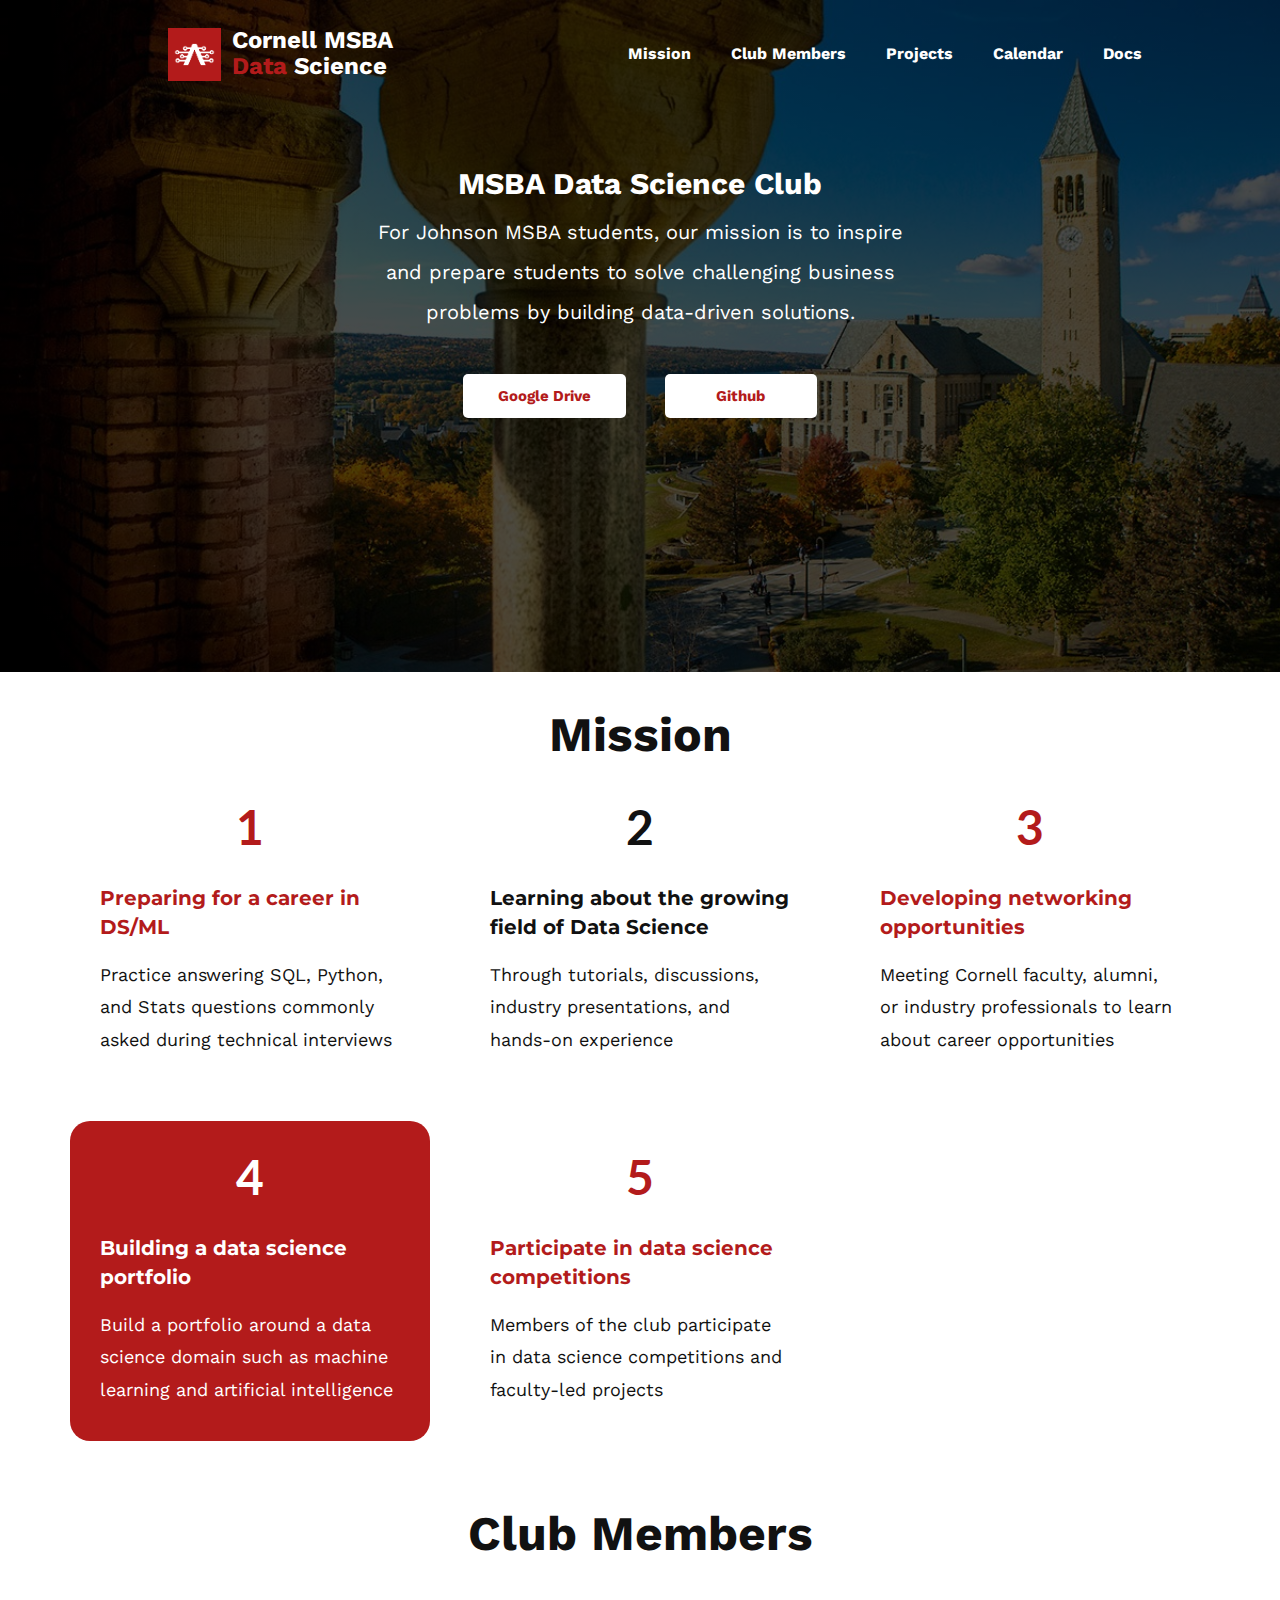
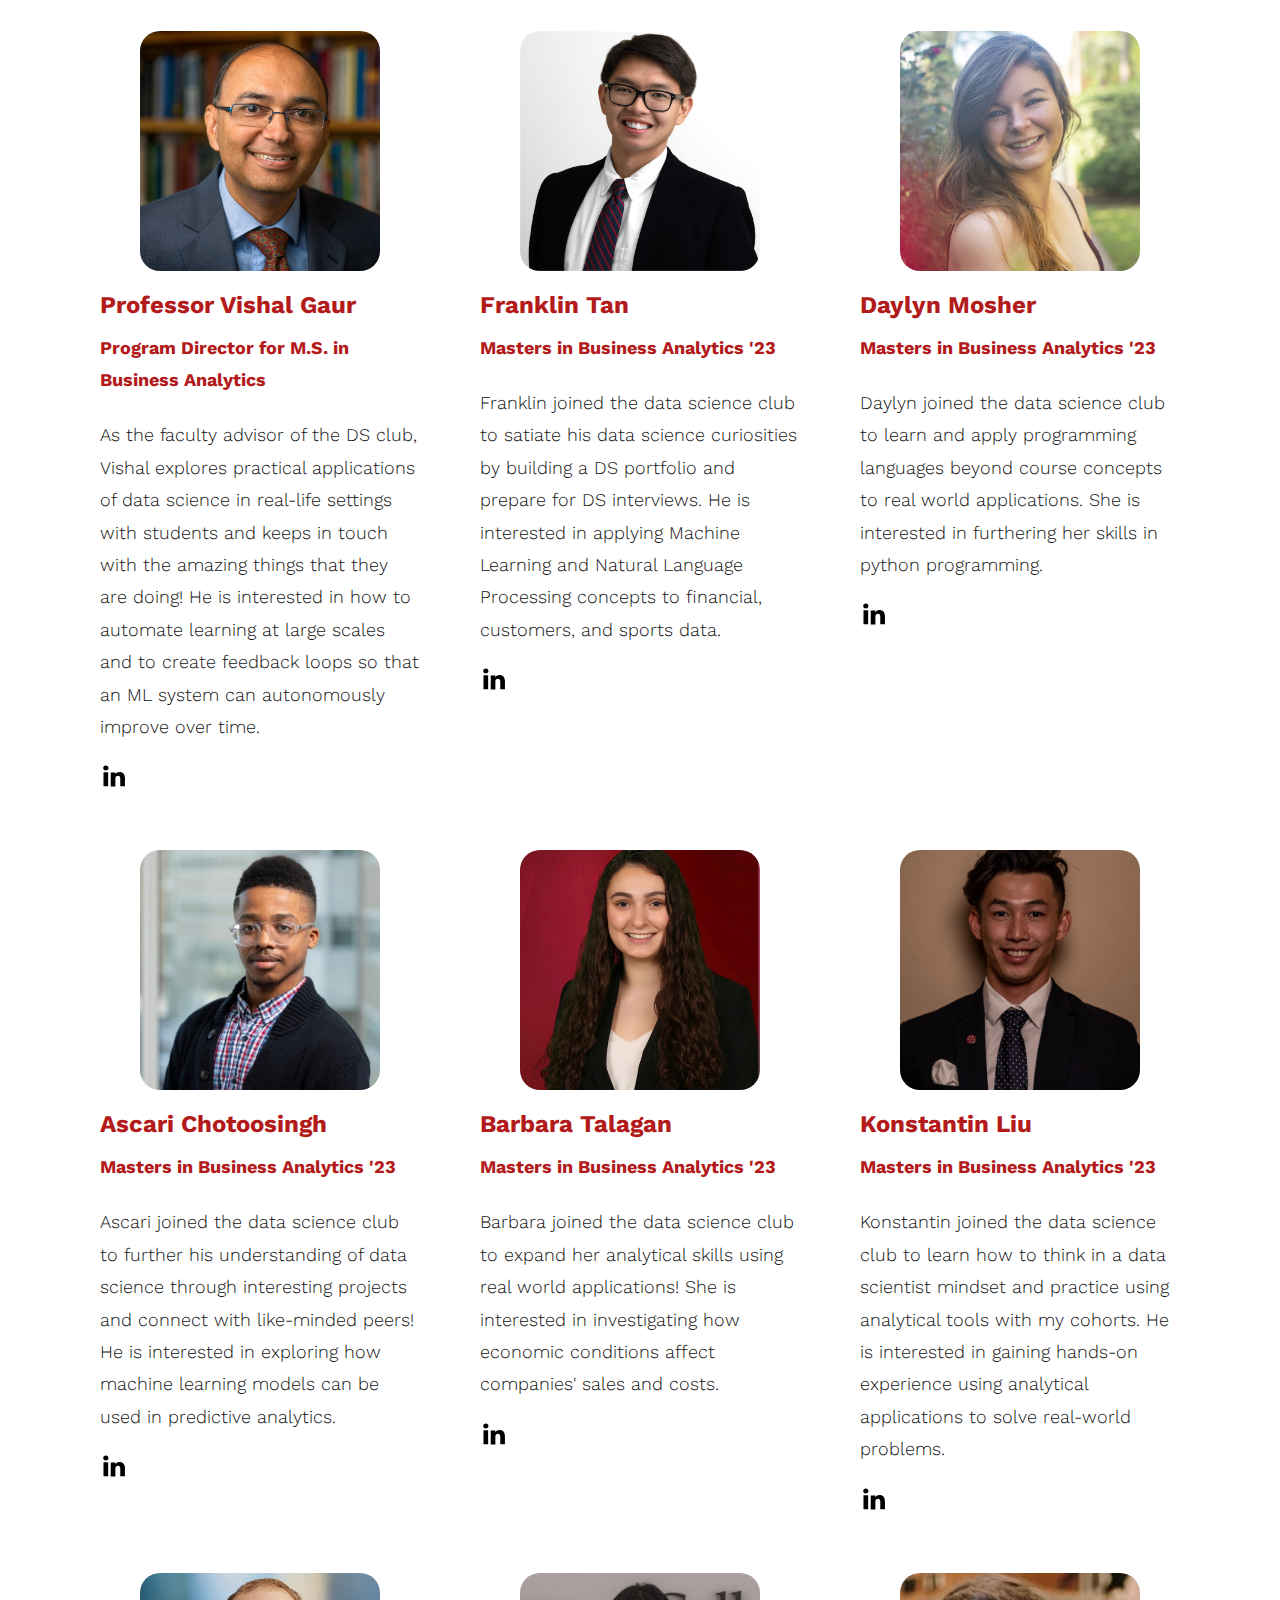
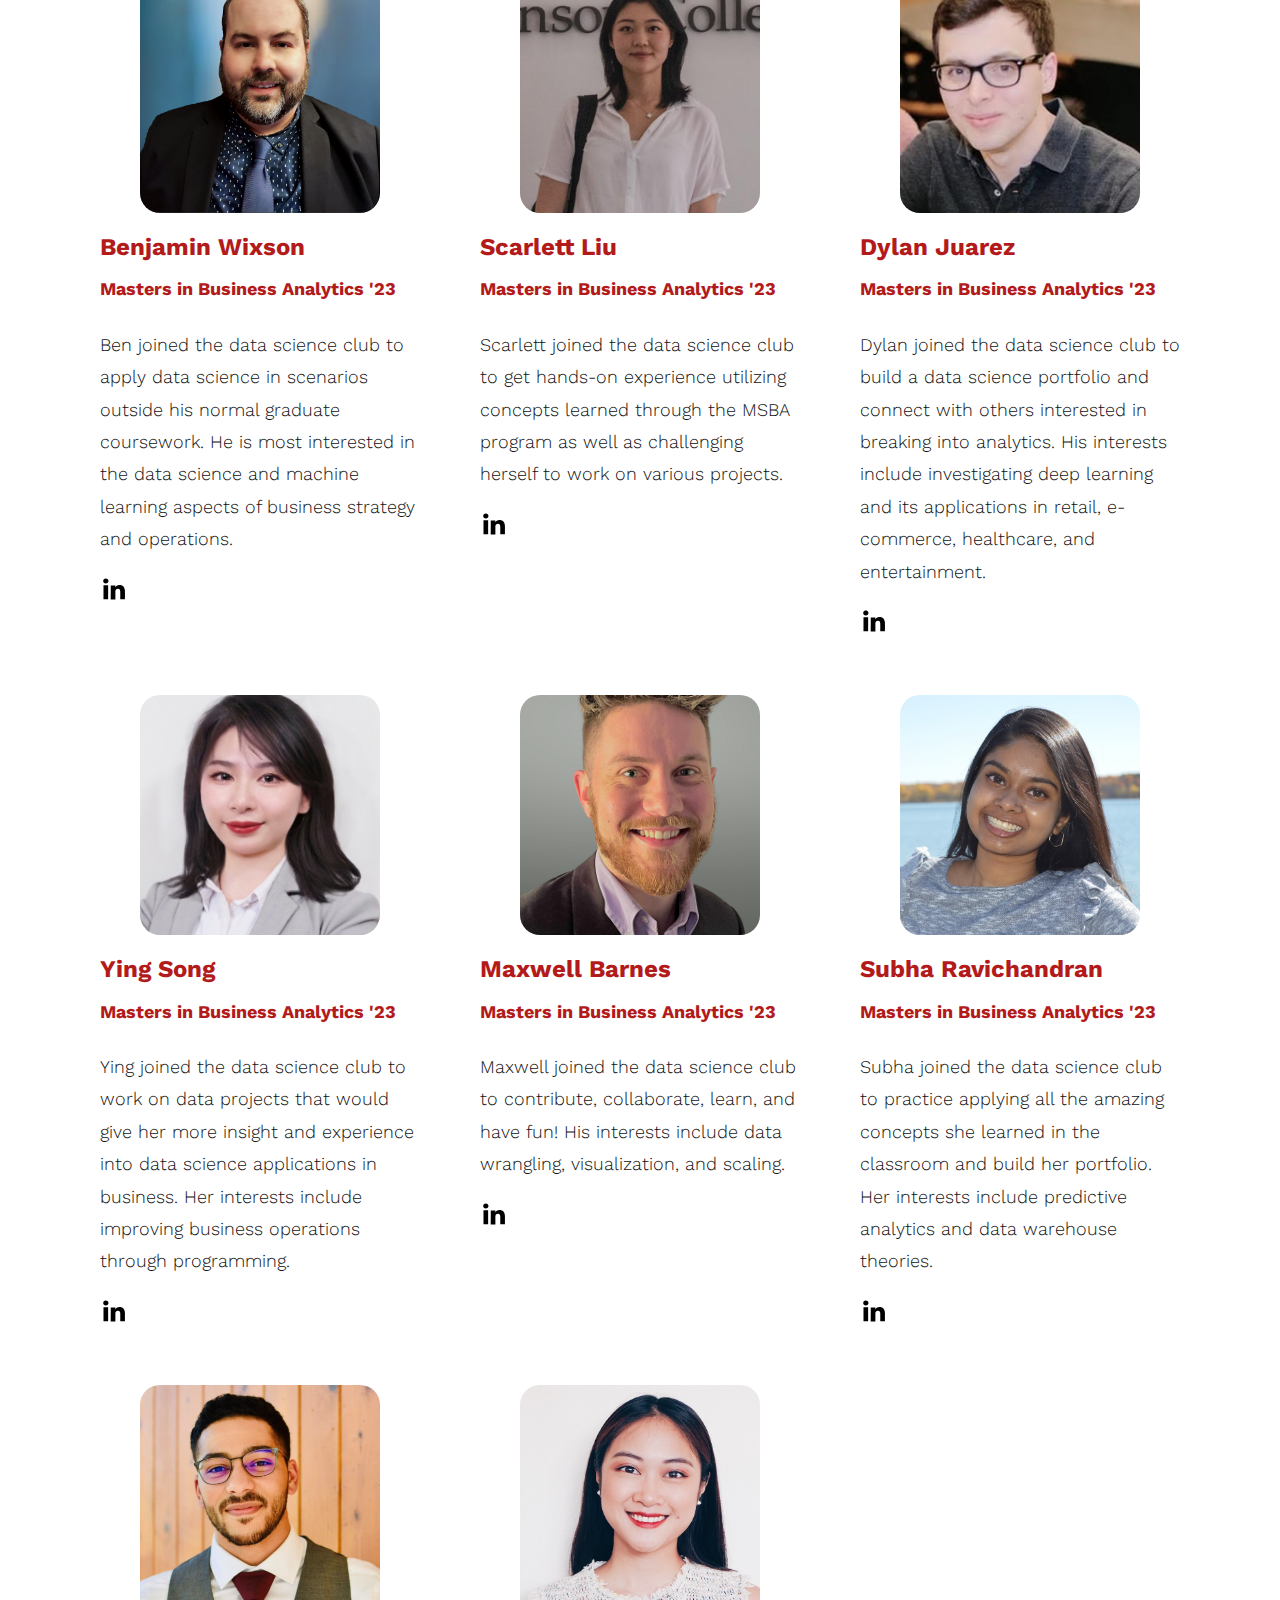
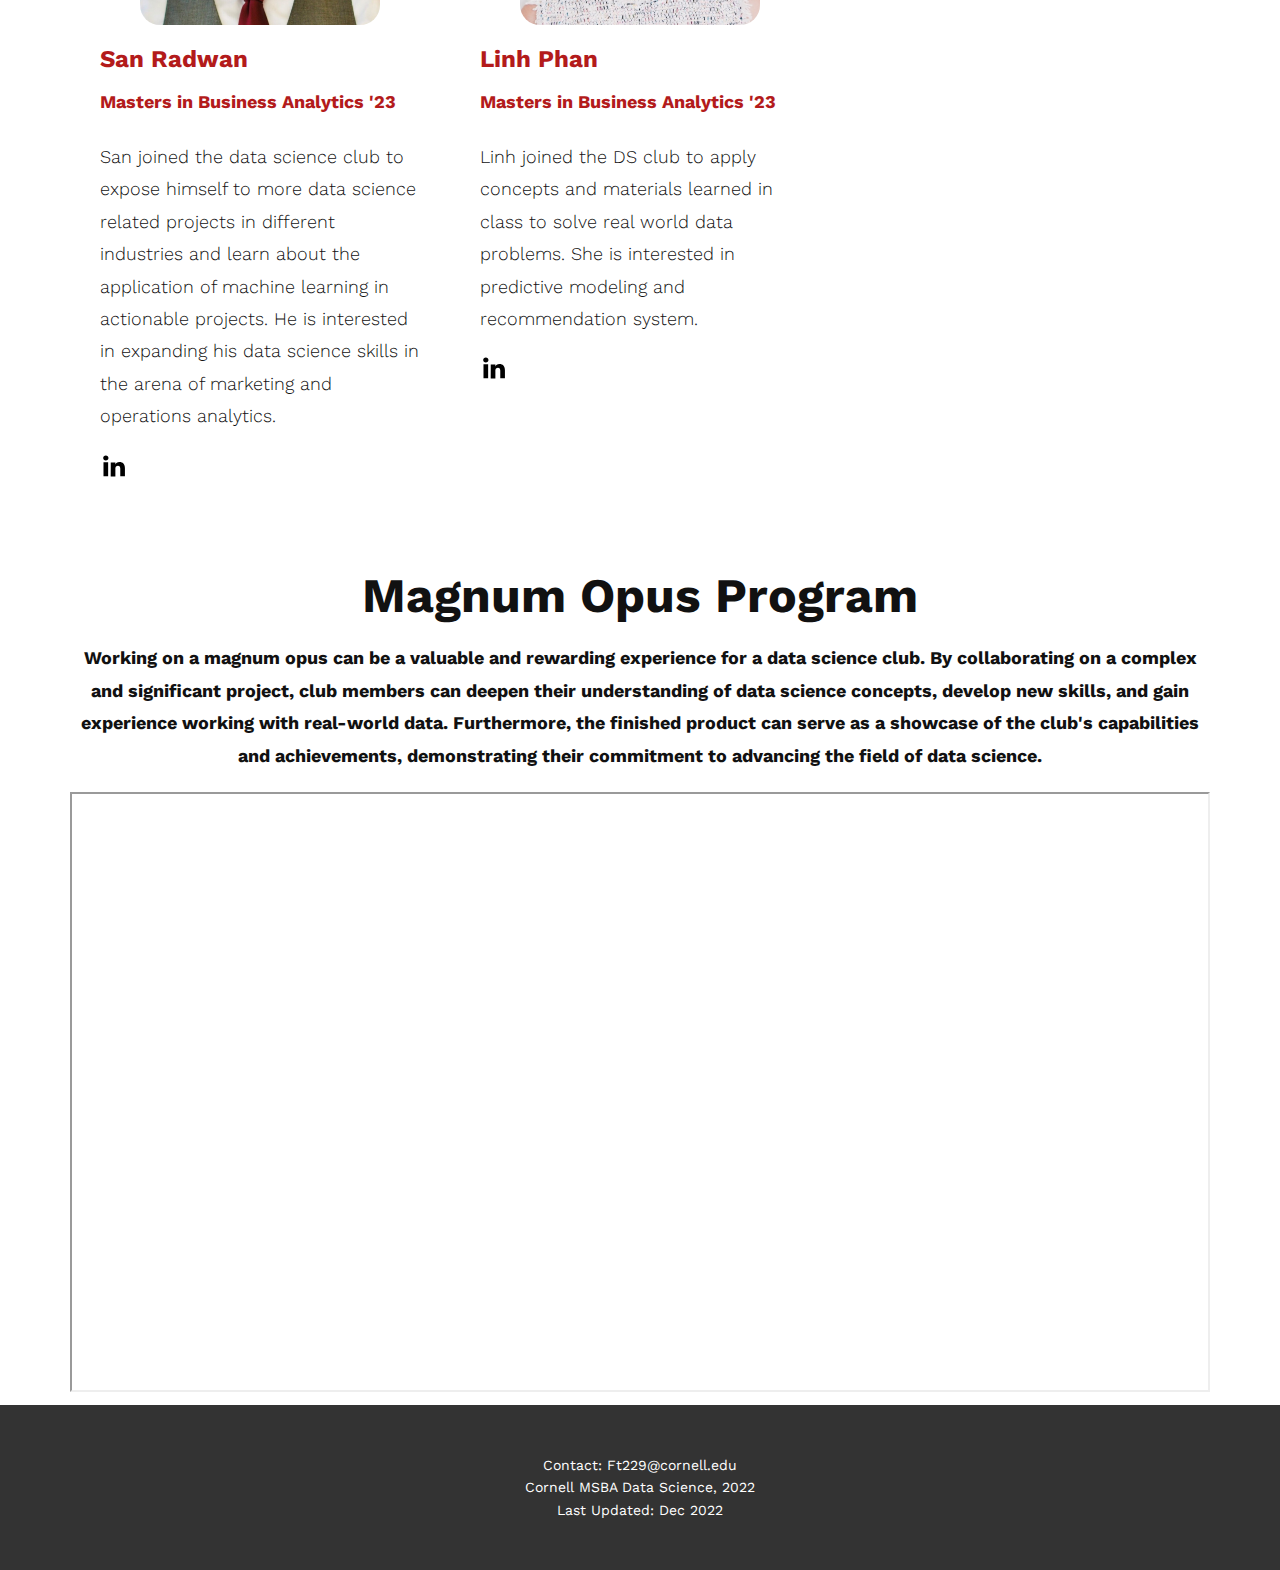
<file: index.html>
<!DOCTYPE html>
<html style="font-size: 16px;" lang="en">
<head>
  <meta name="viewport" content="width=device-width, initial-scale=1.0">
  <meta charset="utf-8">
  <meta name="keywords" content="Data Science, Python, Statistical Programming​">
  <meta name="description" content="For Johnson MSBA students, our mission is to inspire and prepare students to solve challenging business problems by building data-driven solutions.">
  <title>Cornell DS Club Home</title>
  <link rel="stylesheet" href="styles.css" media="screen">
  <link rel="stylesheet" href="Home.css" media="screen">
  <script class="u-script" type="text/javascript" src="jquery-1.9.1.min.js" defer=""></script>
  <script class="u-script" type="text/javascript" src="styles.js" defer=""></script>
  <link id="u-theme-google-font" rel="stylesheet" href="https://fonts.googleapis.com/css?family=Work+Sans:100,100i,200,200i,300,300i,400,400i,500,500i,600,600i,700,700i,800,800i,900,900i">
  <link id="u-page-google-font" rel="stylesheet" href="https://fonts.googleapis.com/css?family=Lato:100,100i,300,300i,400,400i,700,700i,900,900i|Montserrat:100,100i,200,200i,300,300i,400,400i,500,500i,600,600i,700,700i,800,800i,900,900i|Work+Sans:100,100i,200,200i,300,300i,400,400i,500,500i,600,600i,700,700i,800,800i,900,900i">

  <script type="application/ld+json">{
    "@context": "http://schema.org",
    "@type": "Organization",
    "name": "",
    "url": "/",
    "logo": "images/logos/CornellMSBADatascience.png"}
    </script>
    <meta name="theme-color" content="#b31b1b">
    <meta property="og:title" content="Home">
    <meta property="og:type" content="website">
    <link rel="canonical" href="/">
  </head>

  <body data-home-page="" data-home-page-title="Home" class="u-body u-overlap u-overlap-contrast u-xl-mode" data-lang="en">
    <header class="u-clearfix u-header" id="sec-a7be">
      <div class="u-clearfix u-sheet u-sheet-1">
        <h1 class="u-custom-font u-text u-text-white u-text-1" spellcheck="false">
          <a href="index.html" class="u-active-none u-border-none u-btn u-button-link u-button-style u-hover-none u-none u-text-body-alt-color u-btn-1">Cornell MSBA&nbsp;<br>
            <span class="u-text-palette-1-base">Data </span>Science
          </a>
        </h1>
        <nav class="u-menu u-menu-one-level u-offcanvas u-menu-1" data-responsive-from="MD">
          <div class="menu-collapse" style="font-size: 1rem; letter-spacing: 0px; font-weight: 700;">
            <a class="u-button-style u-custom-border u-custom-border-color u-custom-borders u-custom-color u-custom-left-right-menu-spacing u-custom-padding-bottom u-custom-text-color u-custom-text-hover-color u-custom-top-bottom-menu-spacing u-nav-link u-text-active-palette-1-base u-text-hover-palette-2-base" href="#">
              <svg class="u-svg-link" viewBox="0 0 24 24"><use xlink:href="#menu-hamburger"></use></svg>
              <svg class="u-svg-content" version="1.1" id="menu-hamburger" viewBox="0 0 16 16" x="0px" y="0px" xmlns:xlink="http://www.w3.org/1999/xlink" xmlns="http://www.w3.org/2000/svg">
                <g><rect y="1" width="16" height="2"></rect><rect y="7" width="16" height="2"></rect><rect y="13" width="16" height="2"></rect>
                </g></svg>
              </a>
            </div>

            <!--Menu links. Two menu sections to be updated - one for desktop menu and one for mobile menu. Update Google Drive and Github links if necessary-->
            <div class="u-custom-menu u-nav-container">
              <ul class="u-nav u-spacing-20 u-unstyled u-nav-1"><li class="u-nav-item"><a class="u-button-style u-nav-link u-text-active-palette-1-base u-text-hover-grey-50" href="/Home.html#carousel_b4b8" style="padding: 10px;">Mission</a>
              </li><li class="u-nav-item"><a class="u-button-style u-nav-link u-text-active-palette-1-base u-text-hover-grey-50" href="/Home.html#carousel_2511" style="padding: 10px;">Club Members</a>
              </li><li class="u-nav-item"><a class="u-button-style u-nav-link u-text-active-palette-1-base u-text-hover-grey-50" href="/Home.html#sec-5ca4" style="padding: 10px;">Projects</a>
              </li><li class="u-nav-item"><a class="u-button-style u-nav-link u-text-active-palette-1-base u-text-hover-grey-50" href="https://docs.google.com/spreadsheets/d/1dGCmU_-JHa4wIVA2Uc0LTs7pfmfWmm0D1g4frEVg-Ak/edit?usp=share_link" target="_blank" style="padding: 10px;">Calendar</a>
              </li><li class="u-nav-item"><a class="u-button-style u-nav-link u-text-active-palette-1-base u-text-hover-grey-50" href="https://github.com/Cornell-MSBA-DS/docs" target="_blank" style="padding: 10px;">Docs</a>
              </li></ul>
            </div>

            <div class="u-custom-menu u-nav-container-collapse">
              <div class="u-black u-container-style u-inner-container-layout u-opacity u-opacity-95 u-sidenav">
                <div class="u-inner-container-layout u-sidenav-overflow">
                  <div class="u-menu-close"></div>
                  <ul class="u-align-center u-nav u-popupmenu-items u-unstyled u-nav-2"><li class="u-nav-item"><a class="u-button-style u-nav-link" href="/Home.html#carousel_b4b8">Mission</a>
                  </li><li class="u-nav-item"><a class="u-button-style u-nav-link" href="/Home.html#carousel_2511">Club Members</a>
                  </li><li class="u-nav-item"><a class="u-button-style u-nav-link" href="/Home.html#sec-5ca4">Projects</a>
                  </li><li class="u-nav-item"><a class="u-button-style u-nav-link" href="https://docs.google.com/spreadsheets/d/1dGCmU_-JHa4wIVA2Uc0LTs7pfmfWmm0D1g4frEVg-Ak/edit?usp=share_link" target="_blank">Calendar</a>
                  </li><li class="u-nav-item"><a class="u-button-style u-nav-link" href="https://github.com/Cornell-MSBA-DS/docs" target="_blank">Docs</a>
                  </li></ul>
                </div>
              </div>
              <div class="u-black u-menu-overlay u-opacity u-opacity-70"></div>
            </div>
          </nav>

          <!--Club Logo-->
          <a href="" class="u-hidden-xs u-hover-feature u-image u-logo u-image-1" data-image-width="500" data-image-height="500">
            <img src="images/logos/CornellMSBADatascience.png" class="u-logo-image u-logo-image-1">
          </a>

          <!--Google Drive and Github Links that appear at center of the HERO banner-->
          <a href="https://drive.google.com/drive/folders/1QqzHU7bCdPevYQRksc9vzCMAw5JCIBNm?usp=sharing" class="u-border-2 u-btn u-btn-round u-button-style u-palette-4-base u-radius-5 u-text-hover-black u-text-palette-1-base u-btn-2" target="_blank">Google Drive</a>
          <a href="https://github.com/orgs/Cornell-MSBA-DS/repositories" class="u-border-2 u-btn u-btn-round u-button-style u-palette-4-base u-radius-5 u-text-hover-black u-text-palette-1-base u-btn-3" target="_blank">Github</a>
        </div>
      </header>

      <!--Hero Banner section-->
      <section class="skrollable u-align-center u-clearfix u-image u-shading u-section-1" id="sec-edee" data-image-width="1200" data-image-height="630">
        <div class="u-clearfix u-sheet u-valign-middle-md u-sheet-1">
          <h1 class="u-align-center u-custom-font u-text u-text-white u-text-1" spellcheck="false">MSBA Data Science Club</h1>
          <p class="u-align-center u-custom-font u-text u-text-2" spellcheck="false"> For Johnson MSBA students, our mission is to inspire and prepare students to solve challenging business problems by building data-driven solutions.</p>
        </div>
      </section>

      <!--Club Missions-->
      <section class="u-align-center-lg u-align-center-md u-align-center-xl u-align-center-xs u-align-right-sm u-clearfix u-section-2" id="carousel_b4b8">
        <div class="u-clearfix u-sheet u-valign-middle-lg u-valign-middle-md u-valign-middle-xl u-sheet-1">
          <h2 class="u-align-center-sm u-align-center-xs u-text u-text-1" spellcheck="false">Mission</h2>
          <div class="u-expanded-width-lg u-expanded-width-md u-expanded-width-xl u-expanded-width-xs u-list u-list-1">
            <div class="u-repeater u-repeater-1">
              <div class="u-align-center-xs u-container-style u-custom-item u-list-item u-radius-20 u-repeater-item u-shape-round u-white u-list-item-1">
                <div class="u-container-layout u-similar-container u-valign-middle-lg u-valign-middle-md u-valign-middle-sm u-container-layout-1">
                  <h2 class="u-align-center-lg u-align-center-md u-align-center-sm u-align-center-xl u-custom-font u-custom-item u-font-lato u-text u-text-palette-1-base u-text-2" spellcheck="false">1</h2>
                  <h4 class="u-align-left-lg u-align-left-md u-align-left-sm u-align-left-xl u-custom-font u-custom-item u-font-montserrat u-text u-text-palette-1-base u-text-3" spellcheck="false">Preparing for a career in DS/ML</h4>
                  <p class="u-align-left-lg u-align-left-md u-align-left-sm u-align-left-xl u-custom-item u-text u-text-4" spellcheck="false"> Practice answering SQL, Python, and Stats questions commonly asked during technical interviews<br>
                  </p>
                </div>
              </div>
              <div class="u-align-center-xs u-container-style u-custom-item u-list-item u-palette-4-base u-radius-20 u-repeater-item u-shape-round u-list-item-2">
                <div class="u-container-layout u-similar-container u-valign-middle-lg u-valign-middle-md u-valign-middle-sm u-container-layout-2">
                  <h2 class="u-align-center-lg u-align-center-md u-align-center-sm u-align-center-xl u-custom-font u-custom-item u-font-lato u-text u-text-5" spellcheck="false">2</h2>
                  <h4 class="u-align-left-lg u-align-left-md u-align-left-sm u-align-left-xl u-custom-font u-custom-item u-font-montserrat u-text u-text-6">Learning about the growing field of Data Science</h4>
                  <p class="u-align-left-lg u-align-left-md u-align-left-sm u-align-left-xl u-custom-item u-text u-text-7" spellcheck="false"> Through tutorials, discussions, industry presentations, and hands-on experience</p>
                </div>
              </div>
              <div class="u-align-center-xs u-container-style u-custom-item u-list-item u-radius-20 u-repeater-item u-shape-round u-white u-list-item-3">
                <div class="u-container-layout u-similar-container u-valign-middle-lg u-valign-middle-md u-valign-middle-sm u-container-layout-3">
                  <h2 class="u-align-center-lg u-align-center-md u-align-center-sm u-align-center-xl u-custom-font u-custom-item u-font-lato u-text u-text-palette-1-base u-text-8" spellcheck="false">3</h2>
                  <h4 class="u-align-left-lg u-align-left-md u-align-left-sm u-align-left-xl u-custom-font u-custom-item u-font-montserrat u-text u-text-palette-1-base u-text-9">Developing networking opportunities</h4>
                  <p class="u-align-left-lg u-align-left-md u-align-left-sm u-align-left-xl u-custom-item u-text u-text-10" spellcheck="false">Meeting Cornell faculty, alumni, or industry professionals to learn&nbsp; about career opportunities</p>
                </div>
              </div>
              <div class="u-align-center-xs u-container-style u-custom-item u-list-item u-palette-1-base u-radius-20 u-repeater-item u-shape-round u-list-item-4">
                <div class="u-container-layout u-similar-container u-valign-middle-lg u-valign-middle-md u-valign-middle-sm u-container-layout-4">
                  <h2 class="u-align-center-lg u-align-center-md u-align-center-sm u-align-center-xl u-custom-font u-custom-item u-font-lato u-text u-text-11" spellcheck="false">4</h2>
                  <h4 class="u-align-left-lg u-align-left-md u-align-left-sm u-align-left-xl u-custom-font u-custom-item u-font-montserrat u-text u-text-12">Building a data science portfolio</h4>
                  <p class="u-align-left-lg u-align-left-md u-align-left-sm u-align-left-xl u-custom-item u-text u-text-13" spellcheck="false">Build a portfolio around a data science domain such as machine learning and artificial intelligence</p>
                </div>
              </div>
              <div class="u-align-center-xs u-container-style u-custom-item u-list-item u-radius-20 u-repeater-item u-shape-round u-white u-list-item-5">
                <div class="u-container-layout u-similar-container u-valign-middle-lg u-valign-middle-md u-valign-middle-sm u-container-layout-5">
                  <h2 class="u-align-center-lg u-align-center-md u-align-center-sm u-align-center-xl u-custom-font u-custom-item u-font-lato u-text u-text-palette-1-base u-text-14" spellcheck="false">5</h2>
                  <h4 class="u-align-left-lg u-align-left-md u-align-left-sm u-align-left-xl u-custom-font u-custom-item u-font-montserrat u-text u-text-palette-1-base u-text-15">Participate in data science competitions</h4>
                  <p class="u-align-left-lg u-align-left-md u-align-left-sm u-align-left-xl u-custom-item u-text u-text-16" spellcheck="false">Members of the club participate in data science competitions and faculty-led projects</p>
                </div>
              </div>
            </div>
          </div>
        </div>
      </section>

      <!--Club Members-->
      <section class="u-align-center u-clearfix u-section-3" id="carousel_2511">
        <div class="u-clearfix u-sheet u-sheet-1">
          <h2 class="u-text u-text-default u-text-1" spellcheck="false">Club Members</h2>
          <div class="u-expanded-width u-list u-list-1">
            <div class="u-repeater u-repeater-1">
              
              <!--Member 1-->
              <div class="u-align-center-xs u-align-left-lg u-align-left-md u-align-left-sm u-align-left-xl u-container-style u-list-item u-repeater-item u-white u-list-item-1">
                <div class="u-container-layout u-similar-container u-valign-top u-container-layout-1">
                  <img alt="" class="u-image u-image-round u-radius-20 u-image-1" data-image-width="960" data-image-height="960" src="images/club_member_photos/Vishal Gaur.jpeg">
                  <h4 class="u-text u-text-palette-1-base u-text-2">Professor Vishal Gaur</h4>
                  <p class="u-text u-text-palette-1-base u-text-3">Program Director for M.S. in Business Analytics</p>
                  <p class="u-text u-text-4" spellcheck="false">As the faculty advisor of the DS club, Vishal explores practical applications of data science in real-life settings with students and keeps in touch with the amazing things that they are doing! He is interested in how to automate learning at large scales and to create feedback loops so that an ML system can autonomously improve over time.</p>
                  <div class="u-align-left u-social-icons u-spacing-10 u-social-icons-1">
                    <a class="u-social-url" target="_blank" href="https://www.linkedin.com/in/vishal-gaur-00/"><span class="u-icon u-icon-circle u-social-icon u-social-linkedin u-text-black u-icon-1"><svg class="u-svg-link" preserveAspectRatio="xMidYMin slice" viewBox="0 0 112 112" style=""><use xlink:href="#svg-78e1"></use></svg><svg x="0px" y="0px" viewBox="0 0 112 112" id="svg-78e1" class="u-svg-content"><path d="M33.8,96.8H14.5v-58h19.3V96.8z M24.1,30.9L24.1,30.9c-6.6,0-10.8-4.5-10.8-10.1c0-5.8,4.3-10.1,10.9-10.1 S34.9,15,35.1,20.8C35.1,26.4,30.8,30.9,24.1,30.9z M103.3,96.8H84.1v-31c0-7.8-2.7-13.1-9.8-13.1c-5.3,0-8.5,3.6-9.9,7.1 c-0.6,1.3-0.6,3-0.6,4.8V97H44.5c0,0,0.3-52.6,0-58h19.3v8.2c2.6-3.9,7.2-9.6,17.4-9.6c12.7,0,22.2,8.4,22.2,26.1V96.8z"></path></svg></span>
                    </a>
                  </div>
                </div>
              </div>
              
              <!--Member 2-->
              <div class="u-align-center-xs u-align-left-lg u-align-left-md u-align-left-sm u-align-left-xl u-container-style u-list-item u-repeater-item u-white u-list-item-1">
                <div class="u-container-layout u-similar-container u-valign-top u-container-layout-1">
                  <img alt="" class="u-image u-image-round u-radius-20 u-image-1" data-image-width="960" data-image-height="960" src="images/club_member_photos/Franklin Tan.jpeg">
                  <h4 class="u-text u-text-palette-1-base u-text-2">Franklin Tan</h4>
                  <p class="u-text u-text-palette-1-base u-text-3">Masters in Business Analytics '23</p>
                  <p class="u-text u-text-4" spellcheck="false">Franklin joined the data science club to satiate his data science curiosities by building a DS portfolio and prepare for DS interviews. He is interested in applying Machine Learning and Natural Language Processing concepts to financial, customers, and sports data.</p>
                  <div class="u-align-left u-social-icons u-spacing-10 u-social-icons-1">
                    <a class="u-social-url" target="_blank" href="https://www.linkedin.com/in/franklinjtan/"><span class="u-icon u-icon-circle u-social-icon u-social-linkedin u-text-black u-icon-1"><svg class="u-svg-link" preserveAspectRatio="xMidYMin slice" viewBox="0 0 112 112" style=""><use xlink:href="#svg-78e1"></use></svg><svg x="0px" y="0px" viewBox="0 0 112 112" id="svg-78e1" class="u-svg-content"><path d="M33.8,96.8H14.5v-58h19.3V96.8z M24.1,30.9L24.1,30.9c-6.6,0-10.8-4.5-10.8-10.1c0-5.8,4.3-10.1,10.9-10.1 S34.9,15,35.1,20.8C35.1,26.4,30.8,30.9,24.1,30.9z M103.3,96.8H84.1v-31c0-7.8-2.7-13.1-9.8-13.1c-5.3,0-8.5,3.6-9.9,7.1 c-0.6,1.3-0.6,3-0.6,4.8V97H44.5c0,0,0.3-52.6,0-58h19.3v8.2c2.6-3.9,7.2-9.6,17.4-9.6c12.7,0,22.2,8.4,22.2,26.1V96.8z"></path></svg></span>
                    </a>
                  </div>
                </div>
              </div>

              <!--Member 3-->
              <div class="u-align-center-xs u-align-left-lg u-align-left-md u-align-left-sm u-align-left-xl u-container-style u-list-item u-repeater-item u-white u-list-item-2">
                <div class="u-container-layout u-similar-container u-valign-top u-container-layout-2">
                  <img alt="" class="u-image u-image-round u-radius-20 u-image-2" src="images/club_member_photos/Daylyn Mosher.jpg" data-image-width="500" data-image-height="500">
                  <h4 class="u-text u-text-palette-1-base u-text-5">Daylyn Mosher</h4>
                  <p class="u-text u-text-palette-1-base u-text-6">Masters in Business Analytics '23</p>
                  <p class="u-text u-text-7">Daylyn joined the data science club to learn and apply programming languages beyond course concepts to real world applications. She is interested in furthering her skills in python programming.</p>
                  <div class="u-align-left u-social-icons u-spacing-10 u-social-icons-2">
                    <a class="u-social-url" target="_blank" href="https://www.linkedin.com/in/daylyn-mosher"><span class="u-icon u-icon-circle u-social-icon u-social-linkedin u-text-black u-icon-2"><svg class="u-svg-link" preserveAspectRatio="xMidYMin slice" viewBox="0 0 112 112" style=""><use xlink:href="#svg-78e1"></use></svg><svg x="0px" y="0px" viewBox="0 0 112 112" id="svg-78e1" class="u-svg-content"><path d="M33.8,96.8H14.5v-58h19.3V96.8z M24.1,30.9L24.1,30.9c-6.6,0-10.8-4.5-10.8-10.1c0-5.8,4.3-10.1,10.9-10.1 S34.9,15,35.1,20.8C35.1,26.4,30.8,30.9,24.1,30.9z M103.3,96.8H84.1v-31c0-7.8-2.7-13.1-9.8-13.1c-5.3,0-8.5,3.6-9.9,7.1 c-0.6,1.3-0.6,3-0.6,4.8V97H44.5c0,0,0.3-52.6,0-58h19.3v8.2c2.6-3.9,7.2-9.6,17.4-9.6c12.7,0,22.2,8.4,22.2,26.1V96.8z"></path></svg></span>
                    </a>
                  </div>
                </div>
              </div>

              <!--Member 4-->
              <div class="u-align-center-xs u-align-left-lg u-align-left-md u-align-left-sm u-align-left-xl u-container-style u-list-item u-repeater-item u-white u-list-item-3">
                <div class="u-container-layout u-similar-container u-valign-top u-container-layout-3">
                  <img alt="" class="u-image u-image-round u-radius-20 u-image-3" src="images/club_member_photos/Ascari Chotoosingh.jpg" data-image-width="500" data-image-height="500">
                  <h4 class="u-text u-text-palette-1-base u-text-8">Ascari Chotoosingh</h4>
                  <p class="u-text u-text-palette-1-base u-text-9">Masters in Business Analytics '23</p>
                  <p class="u-text u-text-10">Ascari joined the data science club to further his understanding of data science through interesting projects and connect with like-minded peers! He is interested in exploring how machine learning models can be used in predictive analytics.</p>
                  <div class="u-align-left u-social-icons u-spacing-10 u-social-icons-3">
                    <a class="u-social-url" target="_blank" href="https://www.linkedin.com/in/ascari-chotoosingh-342340187/"><span class="u-icon u-icon-circle u-social-icon u-social-linkedin u-text-black u-icon-3"><svg class="u-svg-link" preserveAspectRatio="xMidYMin slice" viewBox="0 0 112 112" style=""><use xlink:href="#svg-78e1"></use></svg><svg x="0px" y="0px" viewBox="0 0 112 112" id="svg-78e1" class="u-svg-content"><path d="M33.8,96.8H14.5v-58h19.3V96.8z M24.1,30.9L24.1,30.9c-6.6,0-10.8-4.5-10.8-10.1c0-5.8,4.3-10.1,10.9-10.1 S34.9,15,35.1,20.8C35.1,26.4,30.8,30.9,24.1,30.9z M103.3,96.8H84.1v-31c0-7.8-2.7-13.1-9.8-13.1c-5.3,0-8.5,3.6-9.9,7.1 c-0.6,1.3-0.6,3-0.6,4.8V97H44.5c0,0,0.3-52.6,0-58h19.3v8.2c2.6-3.9,7.2-9.6,17.4-9.6c12.7,0,22.2,8.4,22.2,26.1V96.8z"></path></svg></span>
                    </a>
                  </div>
                </div>
              </div>

              <!--Member 5-->
              <div class="u-align-center-xs u-align-left-lg u-align-left-md u-align-left-sm u-align-left-xl u-container-style u-list-item u-repeater-item u-white u-list-item-1">
                <div class="u-container-layout u-similar-container u-valign-top u-container-layout-1">
                  <img alt="" class="u-image u-image-round u-radius-20 u-image-1" data-image-width="960" data-image-height="960" src="images/club_member_photos/Barbara Talagan.JPG">
                  <h4 class="u-text u-text-palette-1-base u-text-2">Barbara Talagan</h4>
                  <p class="u-text u-text-palette-1-base u-text-3">Masters in Business Analytics '23</p>
                  <p class="u-text u-text-4" spellcheck="false">Barbara joined the data science club to expand her analytical skills using real world applications! She is interested in investigating how economic conditions affect companies' sales and costs.</p>
                  <div class="u-align-left u-social-icons u-spacing-10 u-social-icons-1">
                    <a class="u-social-url" target="_blank" href="https://www.linkedin.com/in/barbara-talagan"><span class="u-icon u-icon-circle u-social-icon u-social-linkedin u-text-black u-icon-1"><svg class="u-svg-link" preserveAspectRatio="xMidYMin slice" viewBox="0 0 112 112" style=""><use xlink:href="#svg-78e1"></use></svg><svg x="0px" y="0px" viewBox="0 0 112 112" id="svg-78e1" class="u-svg-content"><path d="M33.8,96.8H14.5v-58h19.3V96.8z M24.1,30.9L24.1,30.9c-6.6,0-10.8-4.5-10.8-10.1c0-5.8,4.3-10.1,10.9-10.1 S34.9,15,35.1,20.8C35.1,26.4,30.8,30.9,24.1,30.9z M103.3,96.8H84.1v-31c0-7.8-2.7-13.1-9.8-13.1c-5.3,0-8.5,3.6-9.9,7.1 c-0.6,1.3-0.6,3-0.6,4.8V97H44.5c0,0,0.3-52.6,0-58h19.3v8.2c2.6-3.9,7.2-9.6,17.4-9.6c12.7,0,22.2,8.4,22.2,26.1V96.8z"></path></svg></span>
                    </a>
                  </div>
                </div>
              </div>

              <!--Member 6-->
              <div class="u-align-center-xs u-align-left-lg u-align-left-md u-align-left-sm u-align-left-xl u-container-style u-list-item u-repeater-item u-white u-list-item-2">
                <div class="u-container-layout u-similar-container u-valign-top u-container-layout-2">
                  <img alt="" class="u-image u-image-round u-radius-20 u-image-2" src="images/club_member_photos/Konstantin Liu.jpg" data-image-width="500" data-image-height="500">
                  <h4 class="u-text u-text-palette-1-base u-text-5">Konstantin Liu</h4>
                  <p class="u-text u-text-palette-1-base u-text-6">Masters in Business Analytics '23</p>
                  <p class="u-text u-text-7">Konstantin joined the data science club to learn how to think in a data scientist mindset and practice using analytical tools with my cohorts. He is interested in gaining hands-on experience using analytical applications to solve real-world problems.</p>
                  <div class="u-align-left u-social-icons u-spacing-10 u-social-icons-2">
                    <a class="u-social-url" target="_blank" href="https://www.linkedin.com/in/konstantinliu/"><span class="u-icon u-icon-circle u-social-icon u-social-linkedin u-text-black u-icon-2"><svg class="u-svg-link" preserveAspectRatio="xMidYMin slice" viewBox="0 0 112 112" style=""><use xlink:href="#svg-78e1"></use></svg><svg x="0px" y="0px" viewBox="0 0 112 112" id="svg-78e1" class="u-svg-content"><path d="M33.8,96.8H14.5v-58h19.3V96.8z M24.1,30.9L24.1,30.9c-6.6,0-10.8-4.5-10.8-10.1c0-5.8,4.3-10.1,10.9-10.1 S34.9,15,35.1,20.8C35.1,26.4,30.8,30.9,24.1,30.9z M103.3,96.8H84.1v-31c0-7.8-2.7-13.1-9.8-13.1c-5.3,0-8.5,3.6-9.9,7.1 c-0.6,1.3-0.6,3-0.6,4.8V97H44.5c0,0,0.3-52.6,0-58h19.3v8.2c2.6-3.9,7.2-9.6,17.4-9.6c12.7,0,22.2,8.4,22.2,26.1V96.8z"></path></svg></span>
                    </a>
                  </div>
                </div>
              </div>

              <!--Member 7-->
              <div class="u-align-center-xs u-align-left-lg u-align-left-md u-align-left-sm u-align-left-xl u-container-style u-list-item u-repeater-item u-white u-list-item-3">
                <div class="u-container-layout u-similar-container u-valign-top u-container-layout-3">
                  <img alt="" class="u-image u-image-round u-radius-20 u-image-3" src="images/club_member_photos/Ben Wixson.png" data-image-width="500" data-image-height="500">
                  <h4 class="u-text u-text-palette-1-base u-text-8">Benjamin Wixson</h4>
                  <p class="u-text u-text-palette-1-base u-text-9">Masters in Business Analytics '23</p>
                  <p class="u-text u-text-10">Ben joined the data science club to apply data science in scenarios outside his normal graduate coursework. He is most interested in the data science and machine learning aspects of business strategy and operations.</p>
                  <div class="u-align-left u-social-icons u-spacing-10 u-social-icons-3">
                    <a class="u-social-url" target="_blank" href="https://www.linkedin.com/in/benjaminwixson/"><span class="u-icon u-icon-circle u-social-icon u-social-linkedin u-text-black u-icon-3"><svg class="u-svg-link" preserveAspectRatio="xMidYMin slice" viewBox="0 0 112 112" style=""><use xlink:href="#svg-78e1"></use></svg><svg x="0px" y="0px" viewBox="0 0 112 112" id="svg-78e1" class="u-svg-content"><path d="M33.8,96.8H14.5v-58h19.3V96.8z M24.1,30.9L24.1,30.9c-6.6,0-10.8-4.5-10.8-10.1c0-5.8,4.3-10.1,10.9-10.1 S34.9,15,35.1,20.8C35.1,26.4,30.8,30.9,24.1,30.9z M103.3,96.8H84.1v-31c0-7.8-2.7-13.1-9.8-13.1c-5.3,0-8.5,3.6-9.9,7.1 c-0.6,1.3-0.6,3-0.6,4.8V97H44.5c0,0,0.3-52.6,0-58h19.3v8.2c2.6-3.9,7.2-9.6,17.4-9.6c12.7,0,22.2,8.4,22.2,26.1V96.8z"></path></svg></span>
                    </a>
                  </div>
                </div>
              </div>

              <!--Member 8-->
              <div class="u-align-center-xs u-align-left-lg u-align-left-md u-align-left-sm u-align-left-xl u-container-style u-list-item u-repeater-item u-white u-list-item-1">
                <div class="u-container-layout u-similar-container u-valign-top u-container-layout-1">
                  <img alt="" class="u-image u-image-round u-radius-20 u-image-1" data-image-width="960" data-image-height="960" src="images/club_member_photos/Scarlett Liu.png">
                  <h4 class="u-text u-text-palette-1-base u-text-2">Scarlett Liu</h4>
                  <p class="u-text u-text-palette-1-base u-text-3">Masters in Business Analytics '23</p>
                  <p class="u-text u-text-4" spellcheck="false">Scarlett joined the data science club to get hands-on experience utilizing concepts learned through the MSBA program as well as challenging herself to work on various projects.</p>
                  <div class="u-align-left u-social-icons u-spacing-10 u-social-icons-1">
                    <a class="u-social-url" target="_blank" href="https://www.linkedin.com/in/scarlett-liu-71733317b"><span class="u-icon u-icon-circle u-social-icon u-social-linkedin u-text-black u-icon-2"><svg class="u-svg-link" preserveAspectRatio="xMidYMin slice" viewBox="0 0 112 112" style=""><use xlink:href="#svg-78e1"></use></svg><svg x="0px" y="0px" viewBox="0 0 112 112" id="svg-78e1" class="u-svg-content"><path d="M33.8,96.8H14.5v-58h19.3V96.8z M24.1,30.9L24.1,30.9c-6.6,0-10.8-4.5-10.8-10.1c0-5.8,4.3-10.1,10.9-10.1 S34.9,15,35.1,20.8C35.1,26.4,30.8,30.9,24.1,30.9z M103.3,96.8H84.1v-31c0-7.8-2.7-13.1-9.8-13.1c-5.3,0-8.5,3.6-9.9,7.1 c-0.6,1.3-0.6,3-0.6,4.8V97H44.5c0,0,0.3-52.6,0-58h19.3v8.2c2.6-3.9,7.2-9.6,17.4-9.6c12.7,0,22.2,8.4,22.2,26.1V96.8z"></path></svg></span>
                    </a>
                  </div>
                </div>
              </div>

              <!--Member 9-->
              <div class="u-align-center-xs u-align-left-lg u-align-left-md u-align-left-sm u-align-left-xl u-container-style u-list-item u-repeater-item u-white u-list-item-2">
                <div class="u-container-layout u-similar-container u-valign-top u-container-layout-2">
                  <img alt="" class="u-image u-image-round u-radius-20 u-image-2" src="images/club_member_photos/Dylan Juarez.jpeg" data-image-width="500" data-image-height="500">
                  <h4 class="u-text u-text-palette-1-base u-text-5">Dylan Juarez</h4>
                  <p class="u-text u-text-palette-1-base u-text-6">Masters in Business Analytics '23</p>
                  <p class="u-text u-text-7">Dylan joined the data science club to build a data science portfolio and connect with others interested in breaking into analytics. His interests include investigating deep learning and its applications in retail, e-commerce, healthcare, and entertainment.</p>
                  <div class="u-align-left u-social-icons u-spacing-10 u-social-icons-2">
                    <a class="u-social-url" target="_blank" href="https://www.linkedin.com/in/dylan-juarez-318192151"><span class="u-icon u-icon-circle u-social-icon u-social-linkedin u-text-black u-icon-2"><svg class="u-svg-link" preserveAspectRatio="xMidYMin slice" viewBox="0 0 112 112" style=""><use xlink:href="#svg-78e1"></use></svg><svg x="0px" y="0px" viewBox="0 0 112 112" id="svg-78e1" class="u-svg-content"><path d="M33.8,96.8H14.5v-58h19.3V96.8z M24.1,30.9L24.1,30.9c-6.6,0-10.8-4.5-10.8-10.1c0-5.8,4.3-10.1,10.9-10.1 S34.9,15,35.1,20.8C35.1,26.4,30.8,30.9,24.1,30.9z M103.3,96.8H84.1v-31c0-7.8-2.7-13.1-9.8-13.1c-5.3,0-8.5,3.6-9.9,7.1 c-0.6,1.3-0.6,3-0.6,4.8V97H44.5c0,0,0.3-52.6,0-58h19.3v8.2c2.6-3.9,7.2-9.6,17.4-9.6c12.7,0,22.2,8.4,22.2,26.1V96.8z"></path></svg></span>
                    </a>
                  </div>
                </div>
              </div>

              <!--Member 10-->
              <div class="u-align-center-xs u-align-left-lg u-align-left-md u-align-left-sm u-align-left-xl u-container-style u-list-item u-repeater-item u-white u-list-item-3">
                <div class="u-container-layout u-similar-container u-valign-top u-container-layout-3">
                  <img alt="" class="u-image u-image-round u-radius-20 u-image-3" src="images/club_member_photos/Ying Song.jpeg" data-image-width="500" data-image-height="500">
                  <h4 class="u-text u-text-palette-1-base u-text-8">Ying Song</h4>
                  <p class="u-text u-text-palette-1-base u-text-9">Masters in Business Analytics '23</p>
                  <p class="u-text u-text-10">Ying joined the data science club to work on data projects that would give her more insight and experience into data science applications in business. Her interests include improving business operations through programming. </p>
                  <div class="u-align-left u-social-icons u-spacing-10 u-social-icons-3">
                    <a class="u-social-url" target="_blank" href="https://www.linkedin.com/mwlite/in/ying-song-"><span class="u-icon u-icon-circle u-social-icon u-social-linkedin u-text-black u-icon-3"><svg class="u-svg-link" preserveAspectRatio="xMidYMin slice" viewBox="0 0 112 112" style=""><use xlink:href="#svg-78e1"></use></svg><svg x="0px" y="0px" viewBox="0 0 112 112" id="svg-78e1" class="u-svg-content"><path d="M33.8,96.8H14.5v-58h19.3V96.8z M24.1,30.9L24.1,30.9c-6.6,0-10.8-4.5-10.8-10.1c0-5.8,4.3-10.1,10.9-10.1 S34.9,15,35.1,20.8C35.1,26.4,30.8,30.9,24.1,30.9z M103.3,96.8H84.1v-31c0-7.8-2.7-13.1-9.8-13.1c-5.3,0-8.5,3.6-9.9,7.1 c-0.6,1.3-0.6,3-0.6,4.8V97H44.5c0,0,0.3-52.6,0-58h19.3v8.2c2.6-3.9,7.2-9.6,17.4-9.6c12.7,0,22.2,8.4,22.2,26.1V96.8z"></path></svg></span>
                    </a>
                  </div>
                </div>
              </div>

              <!--Member 11-->
              <div class="u-align-center-xs u-align-left-lg u-align-left-md u-align-left-sm u-align-left-xl u-container-style u-list-item u-repeater-item u-white u-list-item-1">
                <div class="u-container-layout u-similar-container u-valign-top u-container-layout-1">
                  <img alt="" class="u-image u-image-round u-radius-20 u-image-1" data-image-width="960" data-image-height="960" src="images/club_member_photos/Maxwell Barnes.png">
                  <h4 class="u-text u-text-palette-1-base u-text-2">Maxwell Barnes</h4>
                  <p class="u-text u-text-palette-1-base u-text-3">Masters in Business Analytics '23</p>
                  <p class="u-text u-text-4" spellcheck="false">Maxwell joined the data science club to contribute, collaborate, learn, and have fun! His interests include data wrangling, visualization, and scaling.</p>
                  <div class="u-align-left u-social-icons u-spacing-10 u-social-icons-1">
                    <a class="u-social-url" target="_blank" href="https://www.linkedin.com/in/maxwellbarnes/"><span class="u-icon u-icon-circle u-social-icon u-social-linkedin u-text-black u-icon-2"><svg class="u-svg-link" preserveAspectRatio="xMidYMin slice" viewBox="0 0 112 112" style=""><use xlink:href="#svg-78e1"></use></svg><svg x="0px" y="0px" viewBox="0 0 112 112" id="svg-78e1" class="u-svg-content"><path d="M33.8,96.8H14.5v-58h19.3V96.8z M24.1,30.9L24.1,30.9c-6.6,0-10.8-4.5-10.8-10.1c0-5.8,4.3-10.1,10.9-10.1 S34.9,15,35.1,20.8C35.1,26.4,30.8,30.9,24.1,30.9z M103.3,96.8H84.1v-31c0-7.8-2.7-13.1-9.8-13.1c-5.3,0-8.5,3.6-9.9,7.1 c-0.6,1.3-0.6,3-0.6,4.8V97H44.5c0,0,0.3-52.6,0-58h19.3v8.2c2.6-3.9,7.2-9.6,17.4-9.6c12.7,0,22.2,8.4,22.2,26.1V96.8z"></path></svg></span>
                    </a>
                  </div>
                </div>
              </div>
              
              <!--Member 12-->
              <div class="u-align-center-xs u-align-left-lg u-align-left-md u-align-left-sm u-align-left-xl u-container-style u-list-item u-repeater-item u-white u-list-item-2">
                <div class="u-container-layout u-similar-container u-valign-top u-container-layout-2">
                  <img alt="" class="u-image u-image-round u-radius-20 u-image-2" src="images/club_member_photos/Subha Ravichandran.png" data-image-width="500" data-image-height="500">
                  <h4 class="u-text u-text-palette-1-base u-text-5">Subha Ravichandran</h4>
                  <p class="u-text u-text-palette-1-base u-text-6">Masters in Business Analytics '23</p>
                  <p class="u-text u-text-7">Subha joined the data science club to practice applying all the amazing concepts she learned in the classroom and build her portfolio. Her interests include predictive analytics and data warehouse theories.</p>
                  <div class="u-align-left u-social-icons u-spacing-10 u-social-icons-2">
                    <a class="u-social-url" target="_blank" href="https://www.linkedin.com/in/subharavichandran"><span class="u-icon u-icon-circle u-social-icon u-social-linkedin u-text-black u-icon-2"><svg class="u-svg-link" preserveAspectRatio="xMidYMin slice" viewBox="0 0 112 112" style=""><use xlink:href="#svg-78e1"></use></svg><svg x="0px" y="0px" viewBox="0 0 112 112" id="svg-78e1" class="u-svg-content"><path d="M33.8,96.8H14.5v-58h19.3V96.8z M24.1,30.9L24.1,30.9c-6.6,0-10.8-4.5-10.8-10.1c0-5.8,4.3-10.1,10.9-10.1 S34.9,15,35.1,20.8C35.1,26.4,30.8,30.9,24.1,30.9z M103.3,96.8H84.1v-31c0-7.8-2.7-13.1-9.8-13.1c-5.3,0-8.5,3.6-9.9,7.1 c-0.6,1.3-0.6,3-0.6,4.8V97H44.5c0,0,0.3-52.6,0-58h19.3v8.2c2.6-3.9,7.2-9.6,17.4-9.6c12.7,0,22.2,8.4,22.2,26.1V96.8z"></path></svg></span>
                    </a>
                  </div>
                </div>
              </div>
              
              <!--Member 13-->
              <div class="u-align-center-xs u-align-left-lg u-align-left-md u-align-left-sm u-align-left-xl u-container-style u-list-item u-repeater-item u-white u-list-item-3">
                <div class="u-container-layout u-similar-container u-valign-top u-container-layout-3">
                  <img alt="" class="u-image u-image-round u-radius-20 u-image-3" src="images/club_member_photos/San Radwan.jpg" data-image-width="500" data-image-height="500">
                  <h4 class="u-text u-text-palette-1-base u-text-8">San Radwan</h4>
                  <p class="u-text u-text-palette-1-base u-text-9">Masters in Business Analytics '23</p>
                  <p class="u-text u-text-10">San joined the data science club to expose himself to more data science related projects in different industries and learn about the application of machine learning in actionable projects. He is interested in expanding his data science skills in the arena of marketing and operations analytics.</p>
                  <div class="u-align-left u-social-icons u-spacing-10 u-social-icons-3">
                    <a class="u-social-url" target="_blank" href="https://www.linkedin.com/in/sanradwan/"><span class="u-icon u-icon-circle u-social-icon u-social-linkedin u-text-black u-icon-3"><svg class="u-svg-link" preserveAspectRatio="xMidYMin slice" viewBox="0 0 112 112" style=""><use xlink:href="#svg-78e1"></use></svg><svg x="0px" y="0px" viewBox="0 0 112 112" id="svg-78e1" class="u-svg-content"><path d="M33.8,96.8H14.5v-58h19.3V96.8z M24.1,30.9L24.1,30.9c-6.6,0-10.8-4.5-10.8-10.1c0-5.8,4.3-10.1,10.9-10.1 S34.9,15,35.1,20.8C35.1,26.4,30.8,30.9,24.1,30.9z M103.3,96.8H84.1v-31c0-7.8-2.7-13.1-9.8-13.1c-5.3,0-8.5,3.6-9.9,7.1 c-0.6,1.3-0.6,3-0.6,4.8V97H44.5c0,0,0.3-52.6,0-58h19.3v8.2c2.6-3.9,7.2-9.6,17.4-9.6c12.7,0,22.2,8.4,22.2,26.1V96.8z"></path></svg></span>
                    </a>
                  </div>
                </div>
              </div>
              
              <!--Member 14-->
              <div class="u-align-center-xs u-align-left-lg u-align-left-md u-align-left-sm u-align-left-xl u-container-style u-list-item u-repeater-item u-white u-list-item-1">
                <div class="u-container-layout u-similar-container u-valign-top u-container-layout-1">
                  <img alt="" class="u-image u-image-round u-radius-20 u-image-1" data-image-width="960" data-image-height="960" src="images/club_member_photos/Linh Phan.JPG">
                  <h4 class="u-text u-text-palette-1-base u-text-2">Linh Phan</h4>
                  <p class="u-text u-text-palette-1-base u-text-3">Masters in Business Analytics '23</p>
                  <p class="u-text u-text-4" spellcheck="false">Linh joined the DS club to apply concepts and materials learned in class to solve real world data problems. She is interested in predictive modeling and recommendation system.</p>
                  <div class="u-align-left u-social-icons u-spacing-10 u-social-icons-1">
                    <a class="u-social-url" target="_blank" href="https://www.linkedin.com/in/linhphan1812/"><span class="u-icon u-icon-circle u-social-icon u-social-linkedin u-text-black u-icon-1"><svg class="u-svg-link" preserveAspectRatio="xMidYMin slice" viewBox="0 0 112 112" style=""><use xlink:href="#svg-78e1"></use></svg><svg x="0px" y="0px" viewBox="0 0 112 112" id="svg-78e1" class="u-svg-content"><path d="M33.8,96.8H14.5v-58h19.3V96.8z M24.1,30.9L24.1,30.9c-6.6,0-10.8-4.5-10.8-10.1c0-5.8,4.3-10.1,10.9-10.1 S34.9,15,35.1,20.8C35.1,26.4,30.8,30.9,24.1,30.9z M103.3,96.8H84.1v-31c0-7.8-2.7-13.1-9.8-13.1c-5.3,0-8.5,3.6-9.9,7.1 c-0.6,1.3-0.6,3-0.6,4.8V97H44.5c0,0,0.3-52.6,0-58h19.3v8.2c2.6-3.9,7.2-9.6,17.4-9.6c12.7,0,22.2,8.4,22.2,26.1V96.8z"></path></svg></span>
                    </a>
                  </div>
                </div>
              </div>
              
              

            </div>
          </div>
        </div>
      </section>
    
    
    <!--Magnum Opus-->
      <section class="u-clearfix u-section-4" id="sec-5ca4">
        <div class="u-clearfix u-sheet u-sheet-1">
          <h2 class="u-align-center u-text u-text-default u-text-1" spellcheck="false">Magnum Opus Program</h2>
          <p class="u-align-center u-text u-text-default u-text-2">Working on a magnum opus can be a valuable and rewarding experience for a data science club. By collaborating on a complex and significant project, club members can deepen their understanding of data science concepts, develop new skills, and gain experience working with real-world data. Furthermore, the finished product can serve as a showcase of the club's capabilities and achievements, demonstrating their commitment to advancing the field of data science.</p>
          <div class="u-expanded-width u-list u-list-1">
            <iframe src="https://docs.google.com/spreadsheets/d/e/2PACX-1vSt42bXnvVqpRdKx9-X0eA-hPE2GgoORocAnWgMBQOJAvVS9Niq1D8wwcrB5QDlNNBtmSv4kdFWMw9C/pubhtml?widget=true&amp;headers=false" width="100%" height="600px"></iframe>
          </div>
        </div>
      </section>

      <!--Footer-->
      <footer class="u-align-center u-clearfix u-footer u-grey-80 u-footer" id="sec-b1d3">
      <div class="u-clearfix u-sheet u-sheet-1">
        <p class="u-small-text u-text u-text-variant u-text-1" spellcheck="false">Contact: Ft229@cornell.edu<br> Cornell MSBA Data Science, 2022<br>Last Updated: Dec 2022
        </p>
      </div>
      </footer>

    </body>
</html>
</file>
